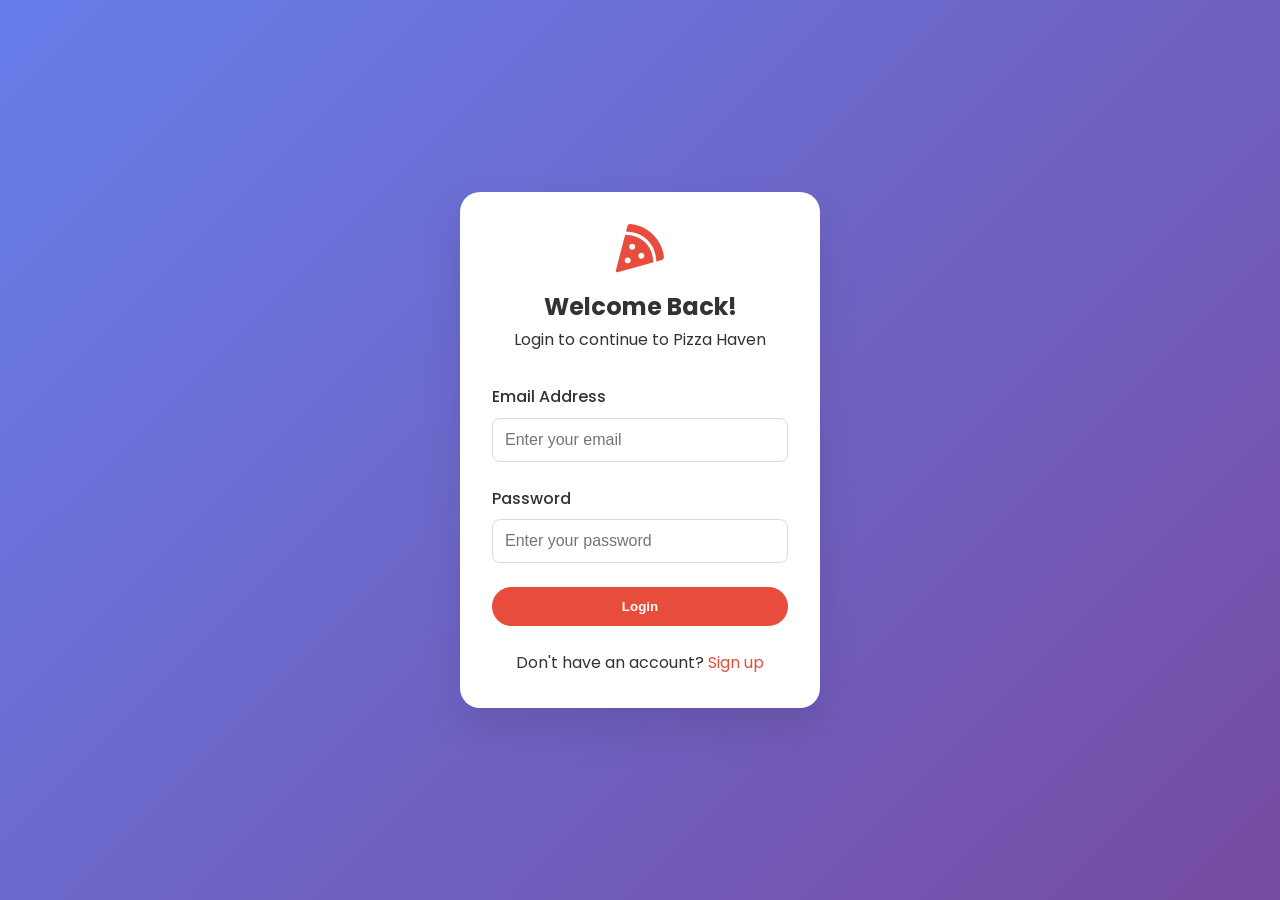
<file: frontend/index.html>
<!DOCTYPE html>
<html lang="en">
<head>
    <meta charset="UTF-8">
    <meta name="viewport" content="width=device-width, initial-scale=1.0">
    <title>Pizza Haven - Home</title>
    <link rel="stylesheet" href="css/style.css">
    <link href="https://fonts.googleapis.com/css2?family=Poppins:wght@300;400;500;600;700&display=swap" rel="stylesheet">
    <link rel="stylesheet" href="https://cdnjs.cloudflare.com/ajax/libs/font-awesome/6.0.0/css/all.min.css">
</head>
<body>
    <nav class="navbar">
        <div class="container">
            <div class="logo">
                <i class="fas fa-pizza-slice"></i>
                <span>Pizza Haven</span>
            </div>
            <div class="nav-links">
                <a href="index.html" class="active">Home</a>
                <a href="menu.html">Menu</a>
                <a href="cart.html">Cart <span id="cartCount" class="cart-badge">0</span></a>
                <a href="#" id="logoutBtn">Logout</a>
            </div>
        </div>
    </nav>

    <main>
        <section class="hero">
            <div class="container">
                <div class="hero-content">
                    <h1>Fresh Hot Pizza <br>Delivered to Your Doorstep</h1>
                    <p>Authentic Italian pizzas made with love. Order now and get 30% off on your first order!</p>
                    <a href="menu.html" class="btn btn-primary">Order Now</a>
                </div>
                <div class="hero-image">
                    <img src="https://images.unsplash.com/photo-1513104890138-7c749659a591?w=500" alt="Pizza">
                </div>
            </div>
        </section>

        <section class="features">
            <div class="container">
                <h2>Why Choose Us?</h2>
                <div class="features-grid">
                    <div class="feature-card">
                        <i class="fas fa-truck"></i>
                        <h3>Fast Delivery</h3>
                        <p>30-45 minutes delivery guaranteed</p>
                    </div>
                    <div class="feature-card">
                        <i class="fas fa-medal"></i>
                        <h3>Quality Ingredients</h3>
                        <p>100% fresh and authentic</p>
                    </div>
                    <div class="feature-card">
                        <i class="fas fa-tag"></i>
                        <h3>Best Offers</h3>
                        <p>Daily deals and combo offers</p>
                    </div>
                </div>
            </div>
        </section>

        <section class="specials">
            <div class="container">
                <h2>Today's Specials</h2>
                <div class="specials-grid" id="specialsGrid"></div>
            </div>
        </section>
    </main>

    <footer>
        <div class="container">
            <p>&copy; 2024 Pizza Haven. All rights reserved.</p>
        </div>
    </footer>

    <script src="js/common.js"></script>
    <script>
        if (!localStorage.getItem('userId')) {
            window.location.href = 'login.html';
        }
        
        async function loadSpecials() {
            try {
                const response = await fetch('http://localhost:8080/menu');
                const items = await response.json();
                const specials = items.slice(0, 3);
                const grid = document.getElementById('specialsGrid');
                grid.innerHTML = specials.map(item => `
                    <div class="special-card">
                        <h3>${item.name}</h3>
                        <p>${item.description}</p>
                        <span class="price">$${item.price}</span>
                        <button onclick="addToCart(${item.id})" class="btn btn-small">Add to Cart</button>
                    </div>
                `).join('');
            } catch (error) {
                console.error('Error loading specials:', error);
            }
        }
        
        async function addToCart(productId) {
            const userId = localStorage.getItem('userId');
            try {
                await fetch('http://localhost:8080/cart/add', {
                    method: 'POST',
                    headers: { 'Content-Type': 'application/json' },
                    body: JSON.stringify({ userId: parseInt(userId), productId, quantity: 1 })
                });
                updateCartCount();
                alert('Added to cart!');
            } catch (error) {
                console.error('Error adding to cart:', error);
            }
        }
        
        loadSpecials();
        updateCartCount();
    </script>
</body>
</html>
</file>
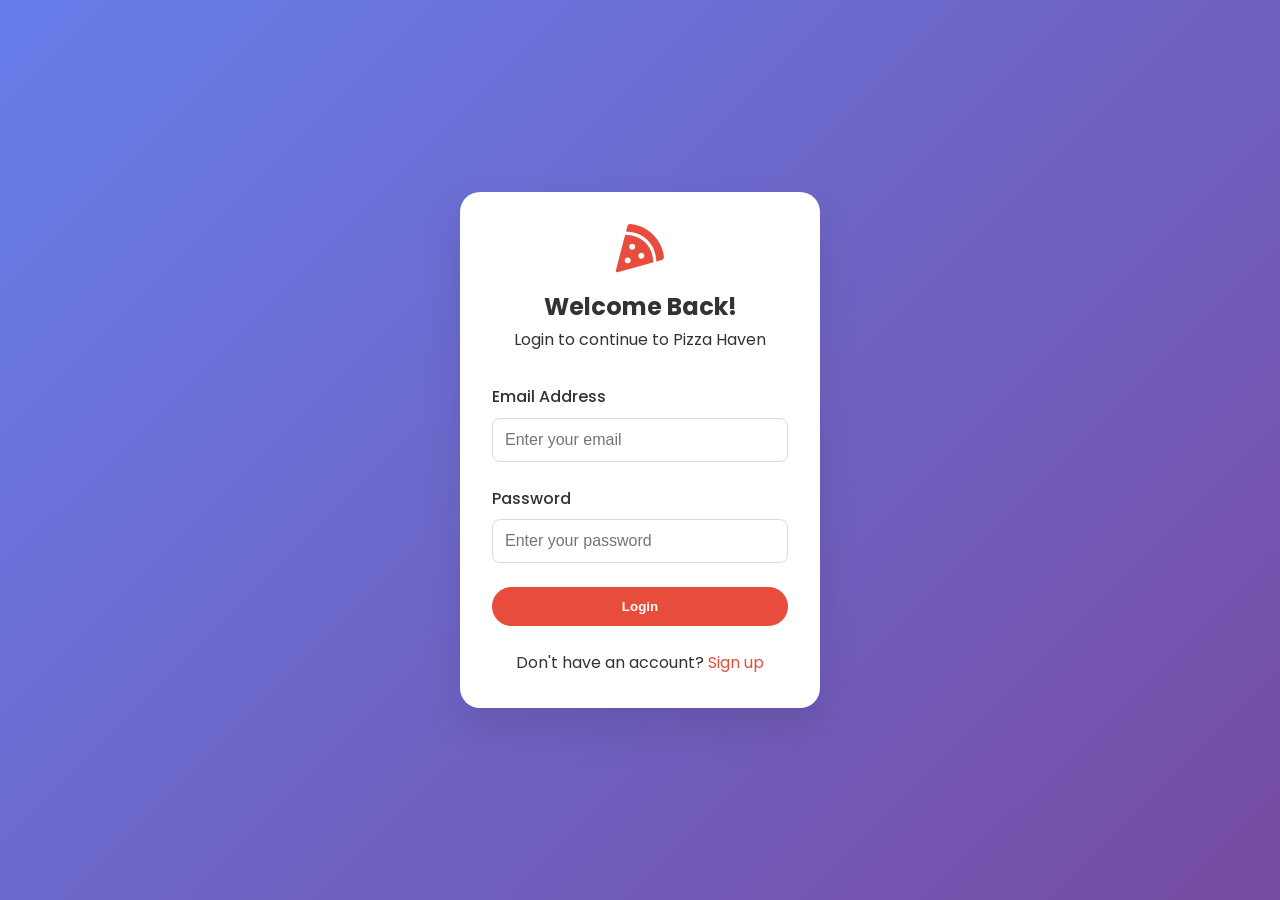
<file: frontend/cart.html>
<!DOCTYPE html>
<html lang="en">
<head>
    <meta charset="UTF-8">
    <meta name="viewport" content="width=device-width, initial-scale=1.0">
    <title>Cart - Pizza Haven</title>
    <link rel="stylesheet" href="css/style.css">
    <link href="https://fonts.googleapis.com/css2?family=Poppins:wght@300;400;500;600;700&display=swap" rel="stylesheet">
    <link rel="stylesheet" href="https://cdnjs.cloudflare.com/ajax/libs/font-awesome/6.0.0/css/all.min.css">
</head>
<body>
    <nav class="navbar">
        <div class="container">
            <div class="logo">
                <i class="fas fa-pizza-slice"></i>
                <span>Pizza Haven</span>
            </div>
            <div class="nav-links">
                <a href="index.html">Home</a>
                <a href="menu.html">Menu</a>
                <a href="cart.html" class="active">Cart <span id="cartCount" class="cart-badge">0</span></a>
                <a href="#" id="logoutBtn">Logout</a>
            </div>
        </div>
    </nav>

    <main>
        <div class="container">
            <h1>Shopping Cart</h1>
            <div class="cart-container">
                <div class="cart-items" id="cartItems"></div>
                <div class="cart-summary">
                    <h3>Order Summary</h3>
                    <div class="summary-details">
                        <p>Subtotal: <span id="subtotal">$0.00</span></p>
                        <p>Tax (10%): <span id="tax">$0.00</span></p>
                        <p>Delivery Fee: <span id="deliveryFee">$2.99</span></p>
                        <p class="total">Total: <span id="total">$0.00</span></p>
                    </div>
                    <button id="checkoutBtn" class="btn btn-primary btn-block">Proceed to Checkout</button>
                    <button id="clearCartBtn" class="btn btn-secondary btn-block">Clear Cart</button>
                </div>
            </div>
        </div>
    </main>

    <script src="js/common.js"></script>
    <script src="js/cart.js"></script>
</body>
</html>
</file>
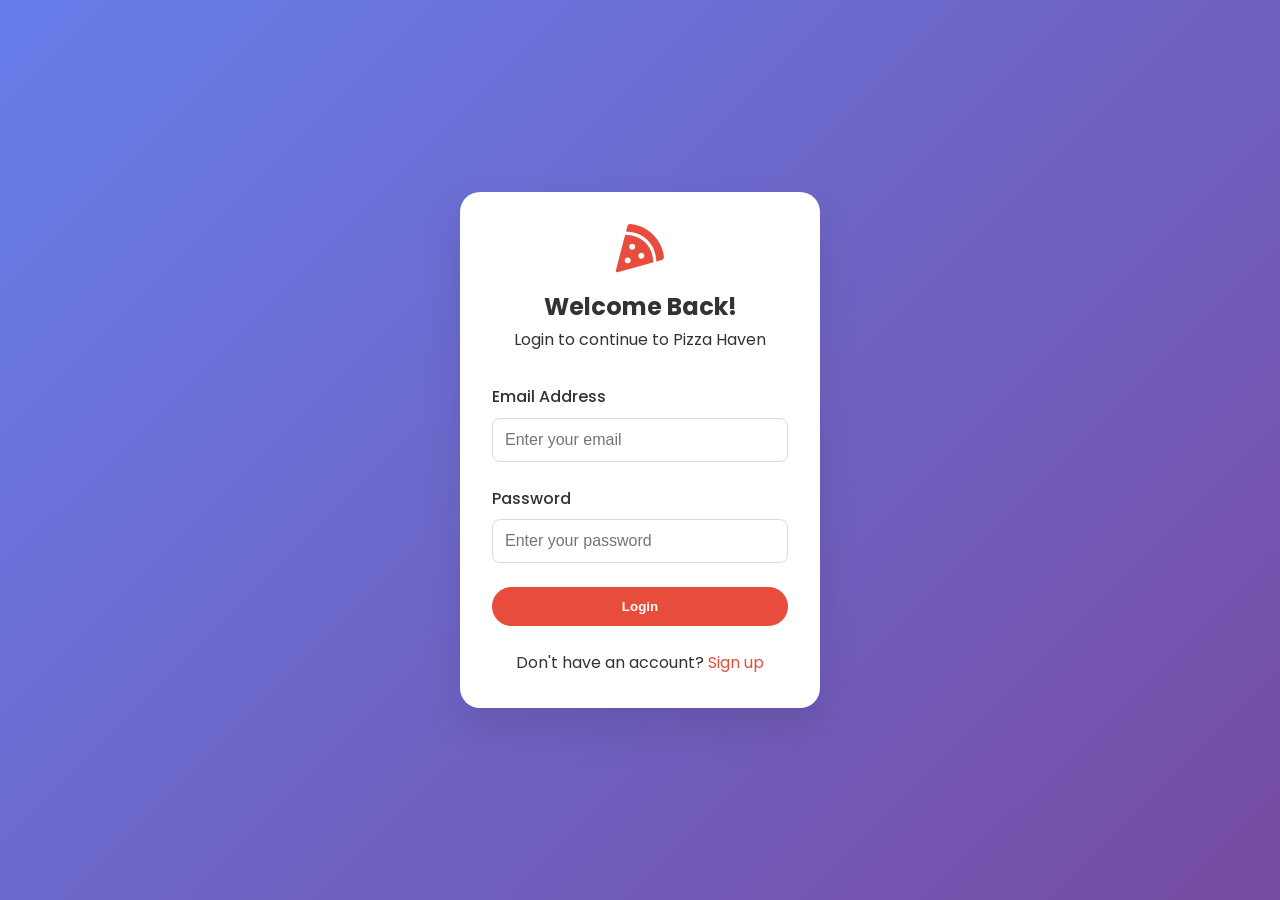
<file: frontend/login.html>
<!DOCTYPE html>
<html lang="en">
<head>
    <meta charset="UTF-8">
    <meta name="viewport" content="width=device-width, initial-scale=1.0">
    <title>Login - Pizza Haven</title>
    <link rel="stylesheet" href="css/style.css">
    <link href="https://fonts.googleapis.com/css2?family=Poppins:wght@300;400;500;600;700&display=swap" rel="stylesheet">
    <link rel="stylesheet" href="https://cdnjs.cloudflare.com/ajax/libs/font-awesome/6.0.0/css/all.min.css">
</head>
<body class="auth-page">
    <div class="auth-container">
        <div class="auth-card">
            <div class="auth-header">
                <i class="fas fa-pizza-slice"></i>
                <h2>Welcome Back!</h2>
                <p>Login to continue to Pizza Haven</p>
            </div>
            <form id="loginForm">
                <div class="form-group">
                    <label for="email">Email Address</label>
                    <input type="email" id="email" name="email" required placeholder="Enter your email">
                </div>
                <div class="form-group">
                    <label for="password">Password</label>
                    <input type="password" id="password" name="password" required placeholder="Enter your password">
                </div>
                <button type="submit" class="btn btn-primary btn-block">Login</button>
            </form>
            <p class="auth-footer">Don't have an account? <a href="signup.html">Sign up</a></p>
        </div>
    </div>
    <script src="js/login.js"></script>
</body>
</html>
</file>
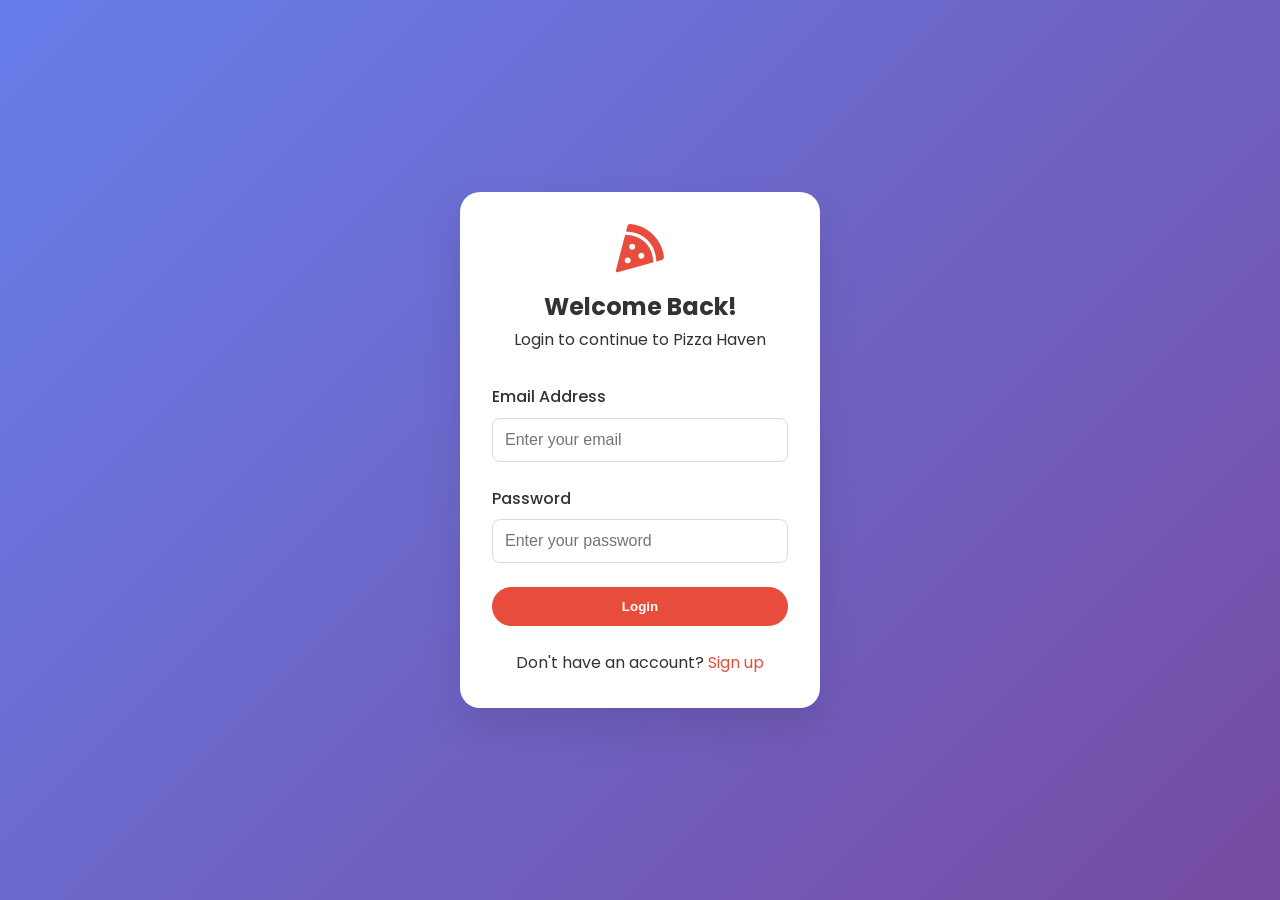
<file: frontend/order-success.html>
<!DOCTYPE html>
<html lang="en">
<head>
    <meta charset="UTF-8">
    <meta name="viewport" content="width=device-width, initial-scale=1.0">
    <title>Order Success - Pizza Haven</title>
    <link rel="stylesheet" href="css/style.css">
    <link href="https://fonts.googleapis.com/css2?family=Poppins:wght@300;400;500;600;700&display=swap" rel="stylesheet">
    <link rel="stylesheet" href="https://cdnjs.cloudflare.com/ajax/libs/font-awesome/6.0.0/css/all.min.css">
</head>
<body>
    <nav class="navbar">
        <div class="container">
            <div class="logo">
                <i class="fas fa-pizza-slice"></i>
                <span>Pizza Haven</span>
            </div>
            <div class="nav-links">
                <a href="index.html">Home</a>
                <a href="menu.html">Menu</a>
                <a href="cart.html">Cart <span id="cartCount" class="cart-badge">0</span></a>
                <a href="#" id="logoutBtn">Logout</a>
            </div>
        </div>
    </nav>

    <main>
        <div class="container">
            <div class="success-container">
                <div class="success-card">
                    <i class="fas fa-check-circle"></i>
                    <h2>Order Placed Successfully!</h2>
                    <p>Thank you for ordering from Pizza Haven. Your pizza will be delivered within 30-45 minutes.</p>
                    <div class="order-details" id="orderDetails"></div>
                    <div class="success-buttons">
                        <a href="menu.html" class="btn btn-primary">Order More</a>
                        <a href="index.html" class="btn btn-secondary">Go to Home</a>
                    </div>
                </div>
            </div>
        </div>
    </main>

    <script src="js/common.js"></script>
    <script src="js/order.js"></script>
</body>
</html>
</file>
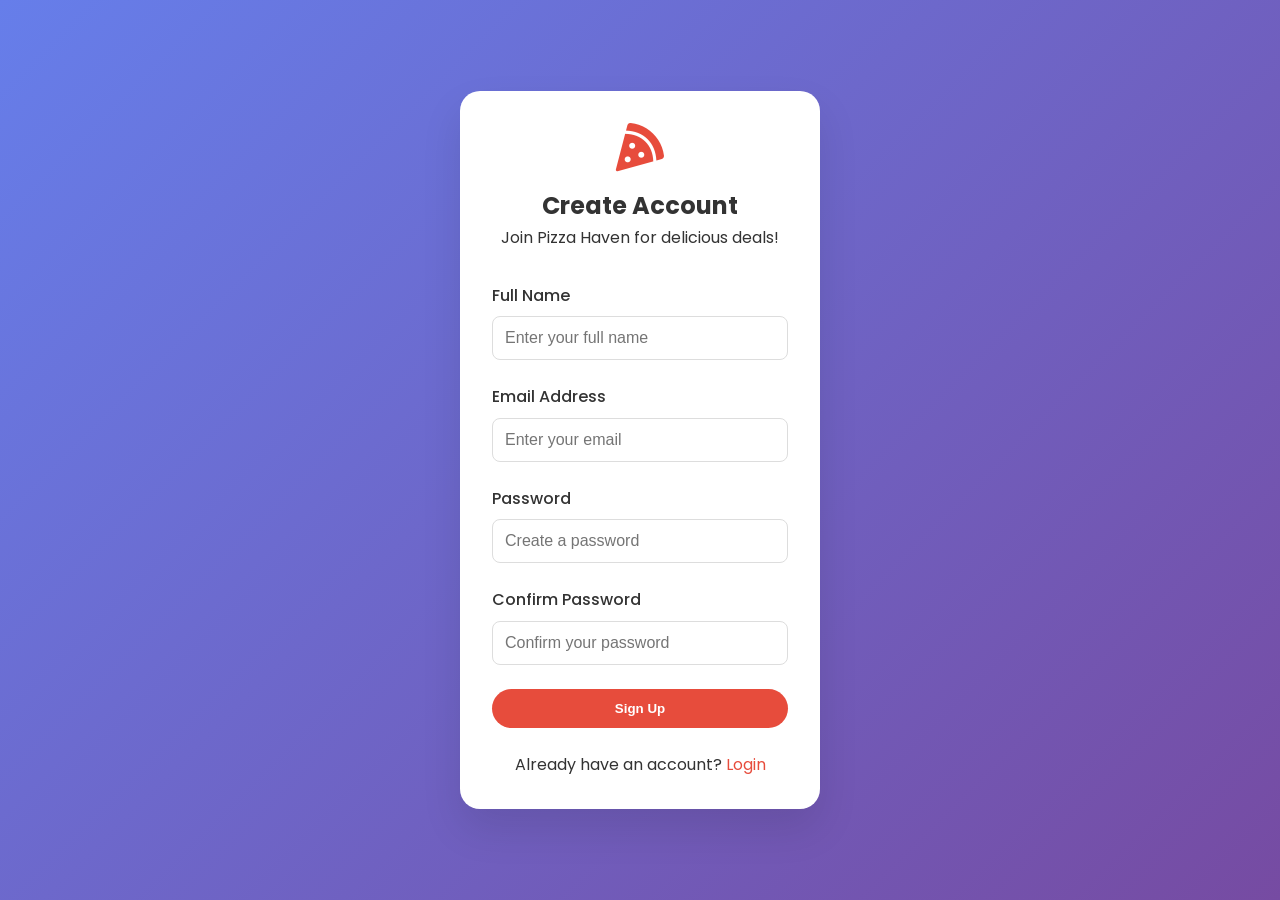
<file: frontend/signup.html>
<!DOCTYPE html>
<html lang="en">
<head>
    <meta charset="UTF-8">
    <meta name="viewport" content="width=device-width, initial-scale=1.0">
    <title>Sign Up - Pizza Haven</title>
    <link rel="stylesheet" href="css/style.css">
    <link href="https://fonts.googleapis.com/css2?family=Poppins:wght@300;400;500;600;700&display=swap" rel="stylesheet">
    <link rel="stylesheet" href="https://cdnjs.cloudflare.com/ajax/libs/font-awesome/6.0.0/css/all.min.css">
</head>
<body class="auth-page">
    <div class="auth-container">
        <div class="auth-card">
            <div class="auth-header">
                <i class="fas fa-pizza-slice"></i>
                <h2>Create Account</h2>
                <p>Join Pizza Haven for delicious deals!</p>
            </div>
            <form id="signupForm">
                <div class="form-group">
                    <label for="name">Full Name</label>
                    <input type="text" id="name" name="name" required placeholder="Enter your full name">
                </div>
                <div class="form-group">
                    <label for="email">Email Address</label>
                    <input type="email" id="email" name="email" required placeholder="Enter your email">
                </div>
                <div class="form-group">
                    <label for="password">Password</label>
                    <input type="password" id="password" name="password" required placeholder="Create a password">
                </div>
                <div class="form-group">
                    <label for="confirmPassword">Confirm Password</label>
                    <input type="password" id="confirmPassword" name="confirmPassword" required placeholder="Confirm your password">
                </div>
                <button type="submit" class="btn btn-primary btn-block">Sign Up</button>
            </form>
            <p class="auth-footer">Already have an account? <a href="login.html">Login</a></p>
        </div>
    </div>
    <script src="js/signup.js"></script>
</body>
</html>
</file>
<file: frontend/css/style.css>
* {
    margin: 0;
    padding: 0;
    box-sizing: border-box;
}

body {
    font-family: 'Poppins', sans-serif;
    line-height: 1.6;
    color: #333;
}

.container {
    max-width: 1200px;
    margin: 0 auto;
    padding: 0 20px;
}

/* Navbar */
.navbar {
    background: #fff;
    box-shadow: 0 2px 10px rgba(0,0,0,0.1);
    position: fixed;
    top: 0;
    width: 100%;
    z-index: 1000;
}

.navbar .container {
    display: flex;
    justify-content: space-between;
    align-items: center;
    padding: 1rem 20px;
}

.logo {
    font-size: 1.5rem;
    font-weight: 700;
    color: #e74c3c;
}

.logo i {
    margin-right: 10px;
}

.nav-links a {
    color: #333;
    text-decoration: none;
    margin-left: 2rem;
    transition: color 0.3s;
    position: relative;
}

.nav-links a:hover, .nav-links a.active {
    color: #e74c3c;
}

.cart-badge {
    background: #e74c3c;
    color: white;
    border-radius: 50%;
    padding: 2px 6px;
    font-size: 12px;
    position: absolute;
    top: -8px;
    right: -15px;
}

/* Hero Section */
.hero {
    background: linear-gradient(135deg, #667eea 0%, #764ba2 100%);
    color: white;
    padding: 120px 0 80px;
    margin-top: 60px;
}

.hero .container {
    display: grid;
    grid-template-columns: 1fr 1fr;
    gap: 4rem;
    align-items: center;
}

.hero-content h1 {
    font-size: 3rem;
    margin-bottom: 1rem;
    line-height: 1.2;
}

.hero-content p {
    font-size: 1.1rem;
    margin-bottom: 2rem;
    opacity: 0.9;
}

.hero-image img {
    width: 100%;
    border-radius: 20px;
    box-shadow: 0 20px 40px rgba(0,0,0,0.2);
}

/* Buttons */
.btn {
    display: inline-block;
    padding: 12px 30px;
    border: none;
    border-radius: 50px;
    cursor: pointer;
    text-decoration: none;
    font-weight: 600;
    transition: all 0.3s;
}

.btn-primary {
    background: #e74c3c;
    color: white;
}

.btn-primary:hover {
    background: #c0392b;
    transform: translateY(-2px);
}

.btn-secondary {
    background: #95a5a6;
    color: white;
}

.btn-small {
    padding: 8px 20px;
    font-size: 0.9rem;
}

.btn-block {
    width: 100%;
}

/* Features */
.features {
    padding: 80px 0;
    background: #f9f9f9;
}

.features h2, .specials h2 {
    text-align: center;
    margin-bottom: 3rem;
    font-size: 2rem;
}

.features-grid {
    display: grid;
    grid-template-columns: repeat(auto-fit, minmax(250px, 1fr));
    gap: 2rem;
}

.feature-card {
    text-align: center;
    padding: 2rem;
    background: white;
    border-radius: 10px;
    box-shadow: 0 5px 20px rgba(0,0,0,0.1);
    transition: transform 0.3s;
}

.feature-card:hover {
    transform: translateY(-5px);
}

.feature-card i {
    font-size: 3rem;
    color: #e74c3c;
    margin-bottom: 1rem;
}

/* Specials */
.specials {
    padding: 80px 0;
}

.specials-grid {
    display: grid;
    grid-template-columns: repeat(auto-fit, minmax(300px, 1fr));
    gap: 2rem;
}

.special-card {
    background: white;
    border-radius: 10px;
    padding: 1.5rem;
    box-shadow: 0 5px 20px rgba(0,0,0,0.1);
    text-align: center;
}

.special-card .price {
    display: block;
    font-size: 1.5rem;
    color: #e74c3c;
    font-weight: bold;
    margin: 1rem 0;
}

/* Auth Pages */
.auth-page {
    background: linear-gradient(135deg, #667eea 0%, #764ba2 100%);
    min-height: 100vh;
    display: flex;
    align-items: center;
    justify-content: center;
}

.auth-container {
    width: 100%;
    max-width: 400px;
    padding: 20px;
}

.auth-card {
    background: white;
    border-radius: 20px;
    padding: 2rem;
    box-shadow: 0 20px 40px rgba(0,0,0,0.1);
}

.auth-header {
    text-align: center;
    margin-bottom: 2rem;
}

.auth-header i {
    font-size: 3rem;
    color: #e74c3c;
    margin-bottom: 1rem;
}

.form-group {
    margin-bottom: 1.5rem;
}

.form-group label {
    display: block;
    margin-bottom: 0.5rem;
    font-weight: 500;
}

.form-group input {
    width: 100%;
    padding: 12px;
    border: 1px solid #ddd;
    border-radius: 8px;
    font-size: 1rem;
}

.auth-footer {
    text-align: center;
    margin-top: 1.5rem;
}

.auth-footer a {
    color: #e74c3c;
    text-decoration: none;
}

/* Menu Page */
.menu-header {
    margin: 100px 0 2rem;
}

.menu-header h1 {
    margin-bottom: 1rem;
}

.search-filter {
    display: flex;
    gap: 1rem;
}

.search-filter input, .search-filter select {
    padding: 10px;
    border: 1px solid #ddd;
    border-radius: 8px;
    font-size: 1rem;
}

.search-filter input {
    flex: 1;
}

.menu-grid {
    display: grid;
    grid-template-columns: repeat(auto-fill, minmax(300px, 1fr));
    gap: 2rem;
    margin-bottom: 4rem;
}

.menu-item {
    background: white;
    border-radius: 10px;
    overflow: hidden;
    box-shadow: 0 5px 20px rgba(0,0,0,0.1);
    transition: transform 0.3s;
}

.menu-item:hover {
    transform: translateY(-5px);
}

.menu-item-image {
    height: 200px;
    background: #f0f0f0;
    display: flex;
    align-items: center;
    justify-content: center;
}

.menu-item-image i {
    font-size: 5rem;
    color: #e74c3c;
}

.menu-item-content {
    padding: 1.5rem;
}

.menu-item h3 {
    margin-bottom: 0.5rem;
}

.menu-item .description {
    color: #666;
    font-size: 0.9rem;
    margin-bottom: 1rem;
}

.menu-item .price {
    font-size: 1.25rem;
    font-weight: bold;
    color: #e74c3c;
    margin-bottom: 1rem;
}

.menu-item .stock {
    font-size: 0.8rem;
    color: #27ae60;
    margin-bottom: 1rem;
}

.menu-item .stock.out-of-stock {
    color: #e74c3c;
}

.menu-item-actions {
    display: flex;
    gap: 1rem;
}

.quantity-selector {
    display: flex;
    align-items: center;
    gap: 0.5rem;
}

.quantity-selector button {
    width: 30px;
    height: 30px;
    border: 1px solid #ddd;
    background: white;
    cursor: pointer;
    border-radius: 5px;
}

/* Cart Page */
.cart-container {
    display: grid;
    grid-template-columns: 2fr 1fr;
    gap: 2rem;
    margin: 2rem 0;
}

.cart-items {
    background: white;
    border-radius: 10px;
    padding: 1rem;
}

.cart-item {
    display: grid;
    grid-template-columns: auto 1fr auto auto;
    gap: 1rem;
    align-items: center;
    padding: 1rem;
    border-bottom: 1px solid #eee;
}

.cart-item-image {
    width: 80px;
    height: 80px;
    background: #f0f0f0;
    border-radius: 10px;
    display: flex;
    align-items: center;
    justify-content: center;
}

.cart-item-image i {
    font-size: 2rem;
    color: #e74c3c;
}

.cart-item-details h4 {
    margin-bottom: 0.25rem;
}

.cart-item-details .item-price {
    color: #666;
    font-size: 0.9rem;
}

.cart-item-quantity {
    display: flex;
    align-items: center;
    gap: 0.5rem;
}

.cart-item-quantity button {
    width: 30px;
    height: 30px;
    border: 1px solid #ddd;
    background: white;
    cursor: pointer;
    border-radius: 5px;
}

.cart-item-total {
    font-weight: bold;
    color: #e74c3c;
}

.remove-item {
    color: #e74c3c;
    cursor: pointer;
    font-size: 1.2rem;
}

.cart-summary {
    background: white;
    border-radius: 10px;
    padding: 1.5rem;
    position: sticky;
    top: 80px;
    height: fit-content;
}

.cart-summary h3 {
    margin-bottom: 1rem;
}

.summary-details {
    margin: 1rem 0;
}

.summary-details p {
    display: flex;
    justify-content: space-between;
    margin-bottom: 0.5rem;
}

.summary-details .total {
    font-size: 1.25rem;
    font-weight: bold;
    border-top: 1px solid #ddd;
    padding-top: 0.5rem;
    margin-top: 0.5rem;
}

/* Success Page */
.success-container {
    min-height: 70vh;
    display: flex;
    align-items: center;
    justify-content: center;
    margin: 100px 0;
}

.success-card {
    text-align: center;
    background: white;
    padding: 3rem;
    border-radius: 20px;
    box-shadow: 0 20px 40px rgba(0,0,0,0.1);
    max-width: 500px;
}

.success-card i {
    font-size: 5rem;
    color: #27ae60;
    margin-bottom: 1rem;
}

.success-card h2 {
    margin-bottom: 1rem;
}

.order-details {
    background: #f9f9f9;
    padding: 1rem;
    border-radius: 10px;
    margin: 1.5rem 0;
    text-align: left;
}

.success-buttons {
    display: flex;
    gap: 1rem;
    justify-content: center;
}

/* Footer */
footer {
    background: #333;
    color: white;
    text-align: center;
    padding: 2rem;
    margin-top: 4rem;
}

/* Responsive */
@media (max-width: 768px) {
    .hero .container, .cart-container {
        grid-template-columns: 1fr;
    }
    
    .hero {
        text-align: center;
    }
    
    .search-filter {
        flex-direction: column;
    }
    
    .cart-item {
        grid-template-columns: 1fr;
        text-align: center;
    }
    
    .cart-item-quantity {
        justify-content: center;
    }
    
    .success-buttons {
        flex-direction: column;
    }
}
</file>
